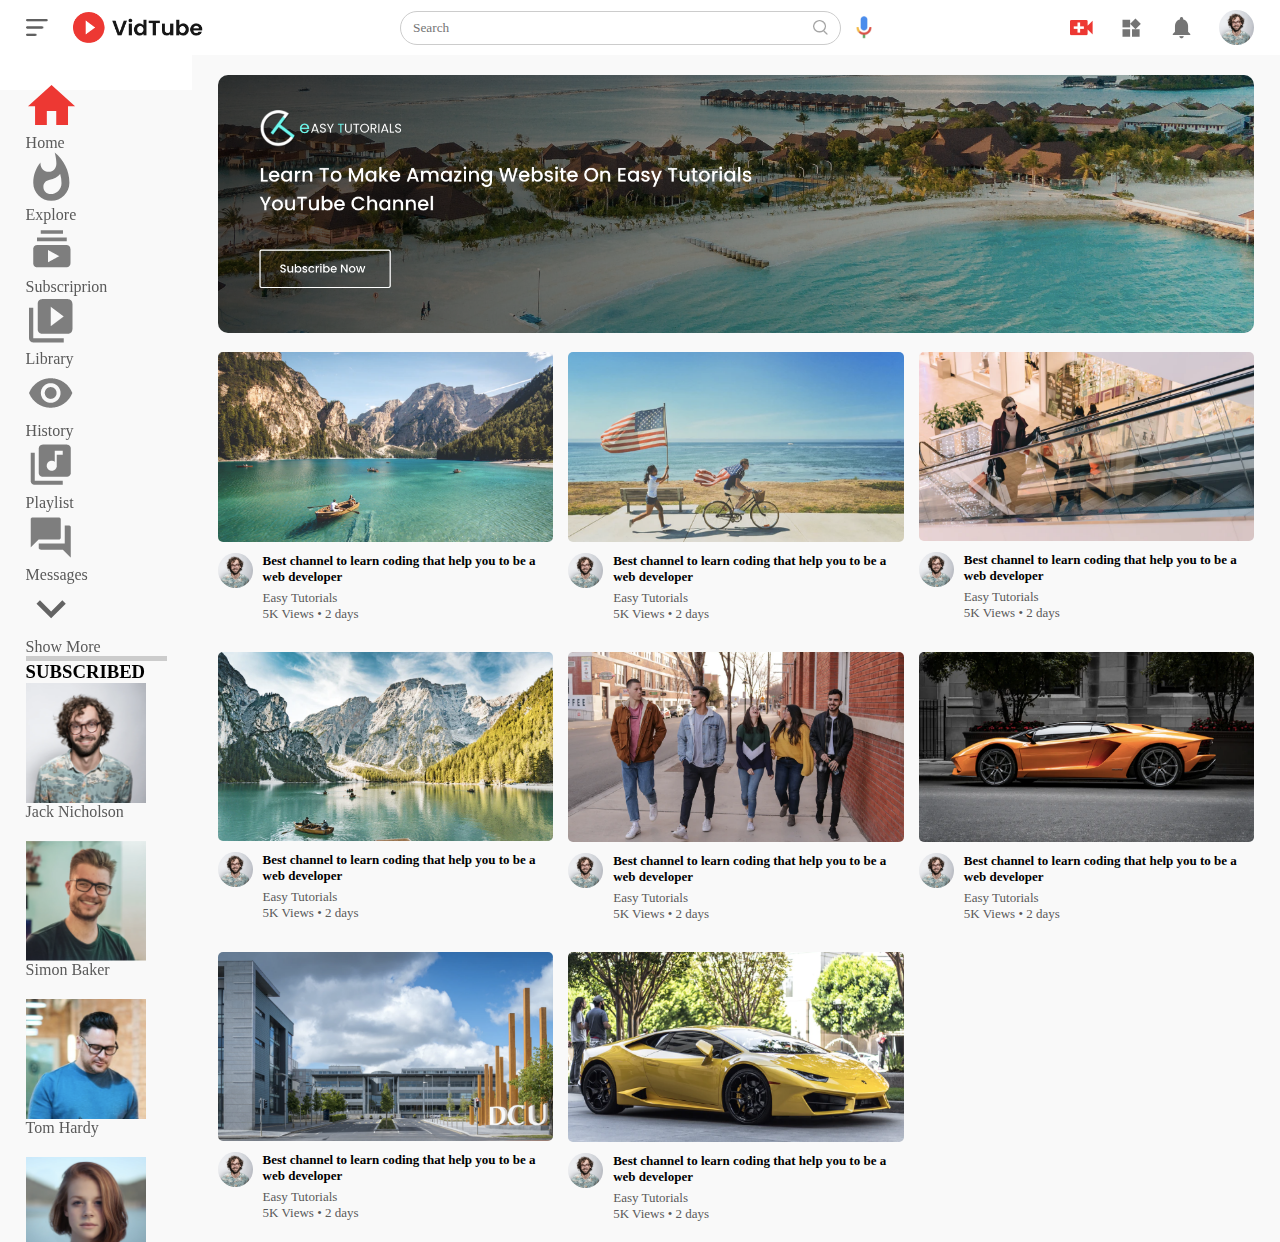
<file: index.html>
<!DOCTYPE html>
<html lang="en">
<head>
    <meta charset="UTF-8">
    <meta name="viewport" content="width=device-width, initial-scale=1.0">
    <title>Youtube Clone</title>
    <link rel="stylesheet" href="style.css">
</head>
<body>
    
    <nav class="flex-div">
    <div class="nav-left flex-div">
        <img src="images/menu.png" class="menu-icon">
        <img src="images/logo.png" class="logo">
    </div>
    <div class="nav-middle flex-div">
        <div class="search-box flex-div">
            <input type="text" placeholder="Search">
            <img src="images/search.png">
        </div>
            <img src="images/voice-search.png" class="mic-icon"> 
    </div>
    <div class="nav-right flex-div">
        <img src="images/upload.png">
        <img src="images/more.png">
        <img src="images/notification.png">
        <img src="images/Jack.png" class="user-icon">
    </div>
    </nav>
    <!-- ....................sidebar.................. -->
     <div class="sidebar">
        <div class="shotcut-links">
            <a href=""><img src="images/home.png"><p>Home</p></a>
            <a href=""><img src="images/explore.png"><p>Explore</p></a>
            <a href=""><img src="images/subscriprion.png"><p>Subscriprion</p></a>
            <a href=""><img src="images/library.png"><p>Library</p></a>
            <a href=""><img src="images/history.png"><p>History</p></a>
            <a href=""><img src="images/playlist.png"><p>Playlist</p></a>
            <a href=""><img src="images/messages.png"><p>Messages</p></a>
            <a href=""><img src="images/show-more.png"><p>Show More</p></a>
            <hr>
        </div>
        <div class="subscribed-list">
         <h3>SUBSCRIBED</h3>
         <a href=""><img src="images/Jack.png"><p>Jack Nicholson</p></a>
         <a href=""><img src="images/simon.png"><p>Simon Baker</p></a>
         <a href=""><img src="images/tom.png"><p>Tom Hardy</p></a>
         <a href=""><img src="images/megan.png"><p>Megan Ryan</p></a>
         <a href=""><img src="images/cameron.png"><p>Cameron Diaz</p></a>
        </div>
     </div>

     <!-- ..........main.......... -->
      <div class="container">
        <div class="banner">
       <img src="images/banner.png" alt="">
    </div>
    <div class="list-container">
        <div class="vid-list">
            <a href="play.video.html"> <img src="images/thumbnail1.png" class="thumbnail"></a>
             <div class="flex-div">
                <img src="images/Jack.png">
                <div class="vid-info">
                    <a href="play.video.html">Best channel to learn coding that help you to be a web developer</a>
                    <p>Easy Tutorials</p>
                    <p>5K Views &bull; 2 days</p>
                </div>

            </div>
        </div>

  <div class="vid-list">
       <a href=""> <img src="images/thumbnail2.png" class="thumbnail"></a>
             <div class="flex-div">
                <img src="images/Jack.png">
                <div class="vid-info">
                    <a href="">Best channel to learn coding that help you to be a web developer</a>
                    <p>Easy Tutorials</p>
                    <p>5K Views &bull; 2 days</p>
                </div>

            </div>
        </div>

    <div class="vid-list">
            <a href=""> <img src="images/thumbnail3.png" class="thumbnail"></a>
             <div class="flex-div">
                <img src="images/Jack.png">
                <div class="vid-info">
                    <a href="">Best channel to learn coding that help you to be a web developer</a>
                    <p>Easy Tutorials</p>
                    <p>5K Views &bull; 2 days</p>
                </div>

            </div>
        </div>


  <div class="vid-list">
            <a href=""> <img src="images/thumbnail4.png" class="thumbnail"></a>
             <div class="flex-div">
                <img src="images/Jack.png">
                <div class="vid-info">
                    <a href="">Best channel to learn coding that help you to be a web developer</a>
                    <p>Easy Tutorials</p>
                    <p>5K Views &bull; 2 days</p>
                </div>

            </div>
        </div>

        <div class="vid-list">
            <a href=""> <img src="images/thumbnail5.png" class="thumbnail"></a>
             <div class="flex-div">
                <img src="images/Jack.png">
                <div class="vid-info">
                    <a href="">Best channel to learn coding that help you to be a web developer</a>
                    <p>Easy Tutorials</p>
                    <p>5K Views &bull; 2 days</p>
                </div>

            </div>
        </div>


        <div class="vid-list">
            <a href=""> <img src="images/thumbnail6.png" class="thumbnail"></a>
             <div class="flex-div">
                <img src="images/Jack.png">
                <div class="vid-info">
                    <a href="">Best channel to learn coding that help you to be a web developer</a>
                    <p>Easy Tutorials</p>
                    <p>5K Views &bull; 2 days</p>
                </div>

            </div>
        </div>

        <div class="vid-list">
            <a href=""> <img src="images/thumbnail7.png" class="thumbnail"></a>
             <div class="flex-div">
                <img src="images/Jack.png">
                <div class="vid-info">
                    <a href="">Best channel to learn coding that help you to be a web developer</a>
                    <p>Easy Tutorials</p>
                    <p>5K Views &bull; 2 days</p>
                </div>

            </div>
        </div>

  <div class="vid-list">
            <a href=""> <img src="images/thumbnail8.png" class="thumbnail"></a>
             <div class="flex-div">
                <img src="images/Jack.png">
                <div class="vid-info">
                    <a href="">Best channel to learn coding that help you to be a web developer</a>
                    <p>Easy Tutorials</p>
                    <p>5K Views &bull; 2 days</p>
                </div>

            </div>
        </div>

   </div>
      </div>


<script src="main.js"></script>
</body>
</html>
</file>
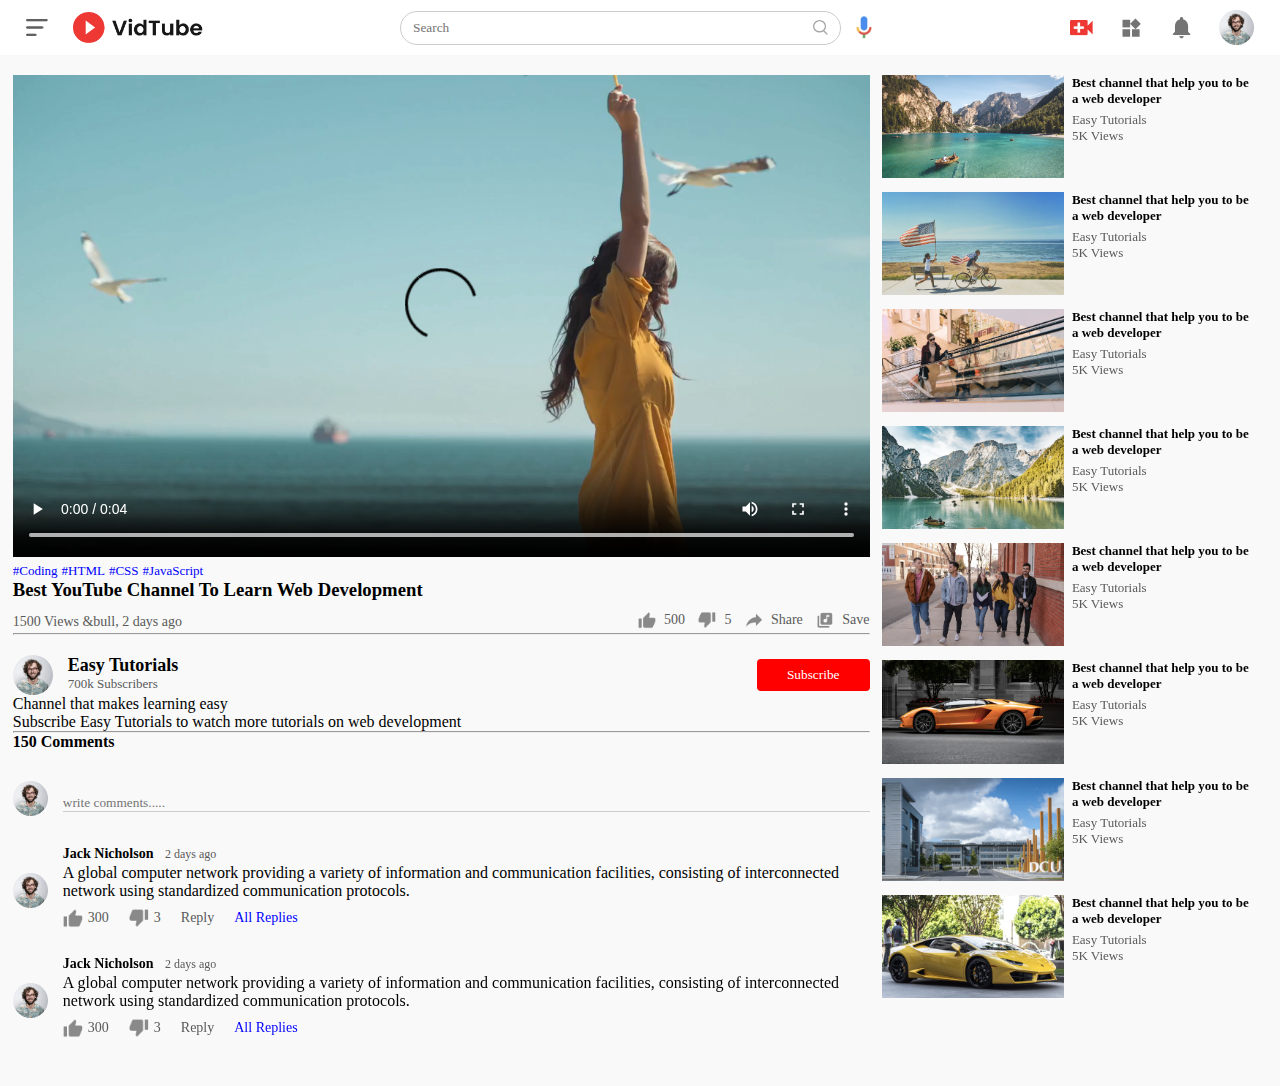
<file: play.video.html>
<!DOCTYPE html>
<html lang="en">
<head>
    <meta charset="UTF-8">
    <meta name="viewport" content="width=device-width, initial-scale=1.0">
    <title>Play - Video - Easy Tutorials Youtube Channel</title>
    <link rel="stylesheet" href="style.css">
</head>
<body>
    
    <nav class="flex-div">
        <div class="nav-left flex-div">
            <img src="images/menu.png" class="menu-icon">
            <img src="images/logo.png" class="logo">
        </div>
        <div class="nav-middle flex-div">
            <div class="search-box flex-div">
                <input type="text" placeholder="Search">
                <img src="images/search.png">
            </div>
                <img src="images/voice-search.png" class="mic-icon"> 
        </div>
        <div class="nav-right flex-div">
            <img src="images/upload.png">
            <img src="images/more.png">
            <img src="images/notification.png">
            <img src="images/Jack.png" class="user-icon">
        </div>
        </nav>

    <div class="container play-container">
        <div class="row">
            <div class="play-video">
          <video controls autoplay>
          <source src="images/video.mp4" type="video/mp4">
            </video>


<div class="tags">
    <a href="">#Coding</a>  <a href="">#HTML</a>  <a href="">#CSS</a>
    <a href="">#JavaScript</a>
</div>
<h3>Best YouTube Channel To Learn Web Development</h3>

<div class="play-video-info">
<p>1500 Views &bull, 2 days ago</p>
<div>
<a href=""><img src="images/like.png">500</a>
<a href=""><img src="images/dislike.png">5</a>
<a href=""><img src="images/share.png">Share</a>
<a href=""><img src="images/save.png">Save</a>

</div>

</div>
<hr>
<div class="publisher">
    <img src="images/Jack.png">
    <div>
        <p>Easy Tutorials</p>
        <span>700k Subscribers</span>
    </div>
    <button type="button">Subscribe</button>
</div>
<div class="vid-descriptin">
    <p>Channel that makes learning easy</p>
    <p>Subscribe Easy Tutorials to watch more tutorials on web development</p>
    <hr>
    <h4>150 Comments</h4>

<div class="add-comment">
    <img src="images/Jack.png">
    <input type="text" placeholder="write comments.....">
    
</div>
<div class="old-comment">
    <img src="images/Jack.png">
    <div>
        <h3>Jack Nicholson <span>2 days ago</span></h3>
        <p>A global computer network providing a variety of information
            and communication facilities, consisting of interconnected
            network using standardized communication protocols.</p>
            <div class="comment-action">
                <img src="images/like.png">
                <span>300</span>
                <img src="images/dislike.png">
                <span>3</span>
                <span>Reply</span>
                <a href="">All Replies</a>
            </div>
    </div>
</div>


<div class="old-comment">
    <img src="images/Jack.png">
    <div>
        <h3>Jack Nicholson <span>2 days ago</span></h3>
        <p>A global computer network providing a variety of information
            and communication facilities, consisting of interconnected
            network using standardized communication protocols.</p>
            <div class="comment-action">
                <img src="images/like.png">
                <span>300</span>
                <img src="images/dislike.png">
                <span>3</span>
                <span>Reply</span>
                <a href="">All Replies</a>
            </div>
    </div>
</div>


</div>








            </div>
            <div class="right-sidebar">
     <div class="side-video-list">
        <a href="" class="small-thumbnail"> <img src="images/thumbnail1.png"></a>
        <div class="vid-info">

<a href="">Best channel that help you to be a web developer</a>
                    <p>Easy Tutorials</p>
                    <p>5K Views</p>
                </div>
            </div>

<div class="side-video-list">
        <a href="" class="small-thumbnail"> <img src="images/thumbnail2.png"></a>
        <div class="vid-info">

<a href="">Best channel that help you to be a web developer</a>
                    <p>Easy Tutorials</p>
                    <p>5K Views</p>

                </div>
            </div>


<div class="side-video-list">
 <a href="" class="small-thumbnail"> <img src="images/thumbnail3.png"></a>
<div class="vid-info">
                
<a href="">Best channel that help you to be a web developer</a>
<p>Easy Tutorials</p>
 <p>5K Views</p>

</div>
</div>

 <div class="side-video-list">
    <a href="" class="small-thumbnail"> <img src="images/thumbnail4.png"></a>
    <div class="vid-info">

<a href="">Best channel that help you to be a web developer</a>
                <p>Easy Tutorials</p>
                <p>5K Views</p>


            </div>
        </div>


<div class="side-video-list">
    <a href="" class="small-thumbnail"> <img src="images/thumbnail5.png"></a>
 <div class="vid-info">
            <a href="">Best channel that help you to be a web developer</a>
            <p>Easy Tutorials</p>
            <p>5K Views</p>


        </div>
    </div>
        
<div class="side-video-list">
     <a href="" class="small-thumbnail"> <img src="images/thumbnail6.png"></a>
     <div class="vid-info">
        <a href="">Best channel that help you to be a web developer</a>
              <p>Easy Tutorials</p>
            <p>5K Views</p>

        </div>
    </div>


<div class="side-video-list">
       <a href="" class="small-thumbnail"> <img src="images/thumbnail7.png"></a>
    <div class="vid-info">
        
 <a href="">Best channel that help you to be a web developer</a>
             <p>Easy Tutorials</p>
            <p>5K Views</p>
        </div>
    </div>

  <div class="side-video-list">
   <a href="" class="small-thumbnail"> <img src="images/thumbnail8.png"></a>
     <div class="vid-info">
        
<a href="">Best channel that help you to be a web developer</a>
              <p>Easy Tutorials</p>
             <p>5K Views</p>
            </div>
        </div>

 

     

            </div>
        </div>
     </div>


</body>
</html>
</file>
<file: style.css>
*{

    margin: 0;
    padding: 0;
    font-family: 'poppins' , 'sans-serif';
    box-sizing: border-box;
}

a{
    text-decoration: none;
    color: #5a5a5a;
}
img{
    cursor: pointer;
}
.flex-div{
    display: flex;
    align-items: center;
}
nav{
    padding: 10px 2%;
    justify-content: space-between;
    box-shadow: 0 0 10px rgba (0, 0, 0, 0.2);
    background: #fff;
    position: sticky;
    top: 0;
    z-index: 10;
}
.nav-right img{
    width: 25px;
    margin-right: 25px;
}
.nav-right .user-icon{
    width: 35px;
    border-radius: 50%;
    margin-right: 0;
}
.nav-left .menu-icon{
    width: 22px;
    margin-right: 25px;
}
.nav-left .logo{
    width: 130px;
}
.nav-middle .mic-icon{
    width: 16px;
}
.nav-middle .search-box{
    border: 1px solid #ccc;
    margin-right: 15px;
    padding: 8px 12px;
    border-radius: 25px;
}
.nav-middle .search-box input{
    width: 400px;
    border: 0;
    outline: 0;
    background: transparent;
}
.nav-middle .search-box img{
    width: 15px;
}
/* ...................sidebar.................. */
.sidebar{
    background: #fff;
    width: 15%;
    height: 10vh;
    position: fixed;
    top: 0;
    padding-left: 2%;
    padding-top: 80px;
}
.shortcut-links a img{
    width: 20%;
    margin-right: 20px;
}
.shortcut-links a{
    display: flex;
    align-items: center;
    margin-bottom: 20px;
    width: fit-content;
    flex-wrap: wrap;
}
.shortcut-links a:first-child{
    color: #ed3833;
}
.sidebar hr{
    border: 0;
    height: 5px;
    background: #ccc;
    width: 85%;
}
.susubscribed-list h3{
    font-size: 13px;
    margin: 20px 0;
    color: #5a5a5a;
}
.subscribed-list a{
    display: flex;
    align-items: center;
    margin-bottom: 20px;
    width: 100%;
    width: fit-content;
    flex-wrap: wrap;
}
.ssubscribed-list a img{
    width: 100%; 
    border-radius: 50%;            
    margin-right: 20px;
}
.small-sidebar{
    width: 5%;
}
.small-sidebar a p{
    display: none;
}
.small-sidebar h3{
    display: none;
}
.small-sidebar hr{
    width: 50%;
    margin-bottom: 25px;
}
/* ............main......... */

.container{
    background: #f9f9f9;
    padding-left: 17%;
    padding-right: 2%;
    padding-top: 20px;
    padding-bottom: 20px;
}

.large-container{
    padding: 7%;
}

.banner{
    width: 100%;
}
.banner img{
    width: 100%;
    border-radius: 10px;
}
.list-container{
    display: grid;
    grid-template-columns: repeat(auto-fit, minmax(250px, 1fr));
    grid-column-gap: 15px;
    grid-row-gap: 30px;
    margin-top: 15px;
}
.vid-list .thumbnail{
    width: 100%;
    border-radius: 5px;
}
.vid-list .flex-div{
    align-items: flex-start;
    margin-top: 7px;
}
.vid-list .flex-div img{
    width: 35px;
    margin-right: 10px;
    border-radius: 50%;
}
.vid-info{
    color: #5a5a5a;
    font-size: 13px;
}
.vid-info a{
    color: #000;
    font-weight: 600;
    display: block;
    margin-bottom: 5px;
}
@media (max-width:900px){
    .menu-icon{
        display: none;
    }
    .sidebar{
        display: none;
    }
    .container .large-container{
        padding-left: 5%;
        padding-right: 5%;
    }
    .nav-right img{
        display: none;
    }
    .nav-right .user-icon{
        display: block;
        width: 30px;
    }
    .nav-middle .search-box input{
        width: 100px;
    }
    .nav-middle .mic-icon{
        display: none;
    }
    .logo{
        width: 90px;
    }
}
/* ...........play video page............. */

.play-container{
    padding-left: 1%;
    width: 100%;
}
.row{
    display: flex;
    justify-content: space-between;
    flex-wrap: wrap;
}
.play-video{
    flex-basis: 69%;
}
.right-sidebar{
    flex-basis: 30%;
}
.play-video video{
    width: 100%;
}

.side-video-list{
    display: flex;
    justify-content: space-between;
    margin-bottom: 10px;
}
.side-video-list img{
    width: 100%;
}
.side-video-list .small-thumbnail{
    flex-basis: 49%;
}
.side-video-list .vid-info{
    flex-basis: 49%;
}
.play-video .tags a{
    color: #0000ff;
    font-size: 13px;
}
.play-video .h3{
font-weight: 600;
font-size: 22px;
}
.play-video .play-video-info{
    display: flex;
    align-items: center;
    justify-content: space-between;
    flex-wrap: wrap;
    margin-top: 10px;
    font-size: 14px;
    color: #5a5a5a;
}
.play-video .play-video-info a img{
    width: 18px;
    margin-right: 8px;

}
.play-video .play-video-info a{
    display: inline-flex;
    align-items: center;
    margin-left: 10px;
}
.play-video .hr{
    border: 0;
    height: 1px;
    background: #ccc;
    margin: 10px 0px;
}
.publisher{
    display: flex;
    align-items: center;
    margin-top: 20px;
}

.publisher div{
    flex: 1;
    line-height: 18px;

}
.publisher img{
    width: 40px;
    border-radius: 50%;
    margin-right: 15px;
}
.publisher div p{
    color: #000;
    font-weight: 600;
    font-size: 18px;
}
.publisher div span{
    font-size: 13px;
    color: #5a5a5a;

}
.publisher button{
    background: red;
    color: #fff;
    padding:  8px 30px;
    border: 0;
    outline: 0;
    border-radius: 4px;
    cursor: pointer;
}
.vid-discription{
    padding-left: 55px;
    margin: 15px 0px;
}
.vid-discription p{
    font-size: 14px;
    margin-bottom: 5px;
    color: #5a5a5a;
}
.vid-discription h4{
    font-size: 14px;
    color: #5a5a5a;
    margin-top: 15px;
}
.add-comment{
    display: flex;
    align-items: center;
    margin: 30px 0;
}
.add-comment img{
    width: 35px;
    border-radius: 50%;
    margin-right: 15px;
}
.add-comment input{
    border: 0;
    outline: 0;
    border-bottom: 1px solid #ccc;
    width: 100%;
    padding-top: 10px;
    background: transparent;
}
.old-comment{
    display: flex;
    align-items: center;
    margin: 20px 0;
}
.old-comment img{
width: 35px;
border-radius: 50%;
margin-right: 15px;
}
.old-comment h3{
    font-size: 14px;
    margin-bottom: 2px;
}
.old-comment h3 span{
    font-size: 12px;
    color: #5a5a5a;
    font-weight: 500;
    margin-left: 8px;
}
.old-comment .comment-action{
display: flex;
align-items: center;
margin: 8px 0;
font-size: 14px;
}
.old-comment .comment-action img{
    border-radius: 0;
    width: 20px;
    margin-right: 5px;
}
.old-comment .comment-action span{
    margin-right: 20px;
    color: #5a5a5a;
}
.old-comment .comment-action a{
    color: #0000ff;
}
@media (max-width:900px){
    .play-video{
        flex-basis: 100%;
    }
    .right-sidebar{
        flex-basis: 100%;
    }
    .play-container{
        padding-left: 5%;
    }
    .vid-discription{
        padding-left: 0;
    }
    .play-video .play-video-info a{
        margin-left: 0;
        margin-right: 15px;
        margin-top: 15px;
    }
}
</file>
